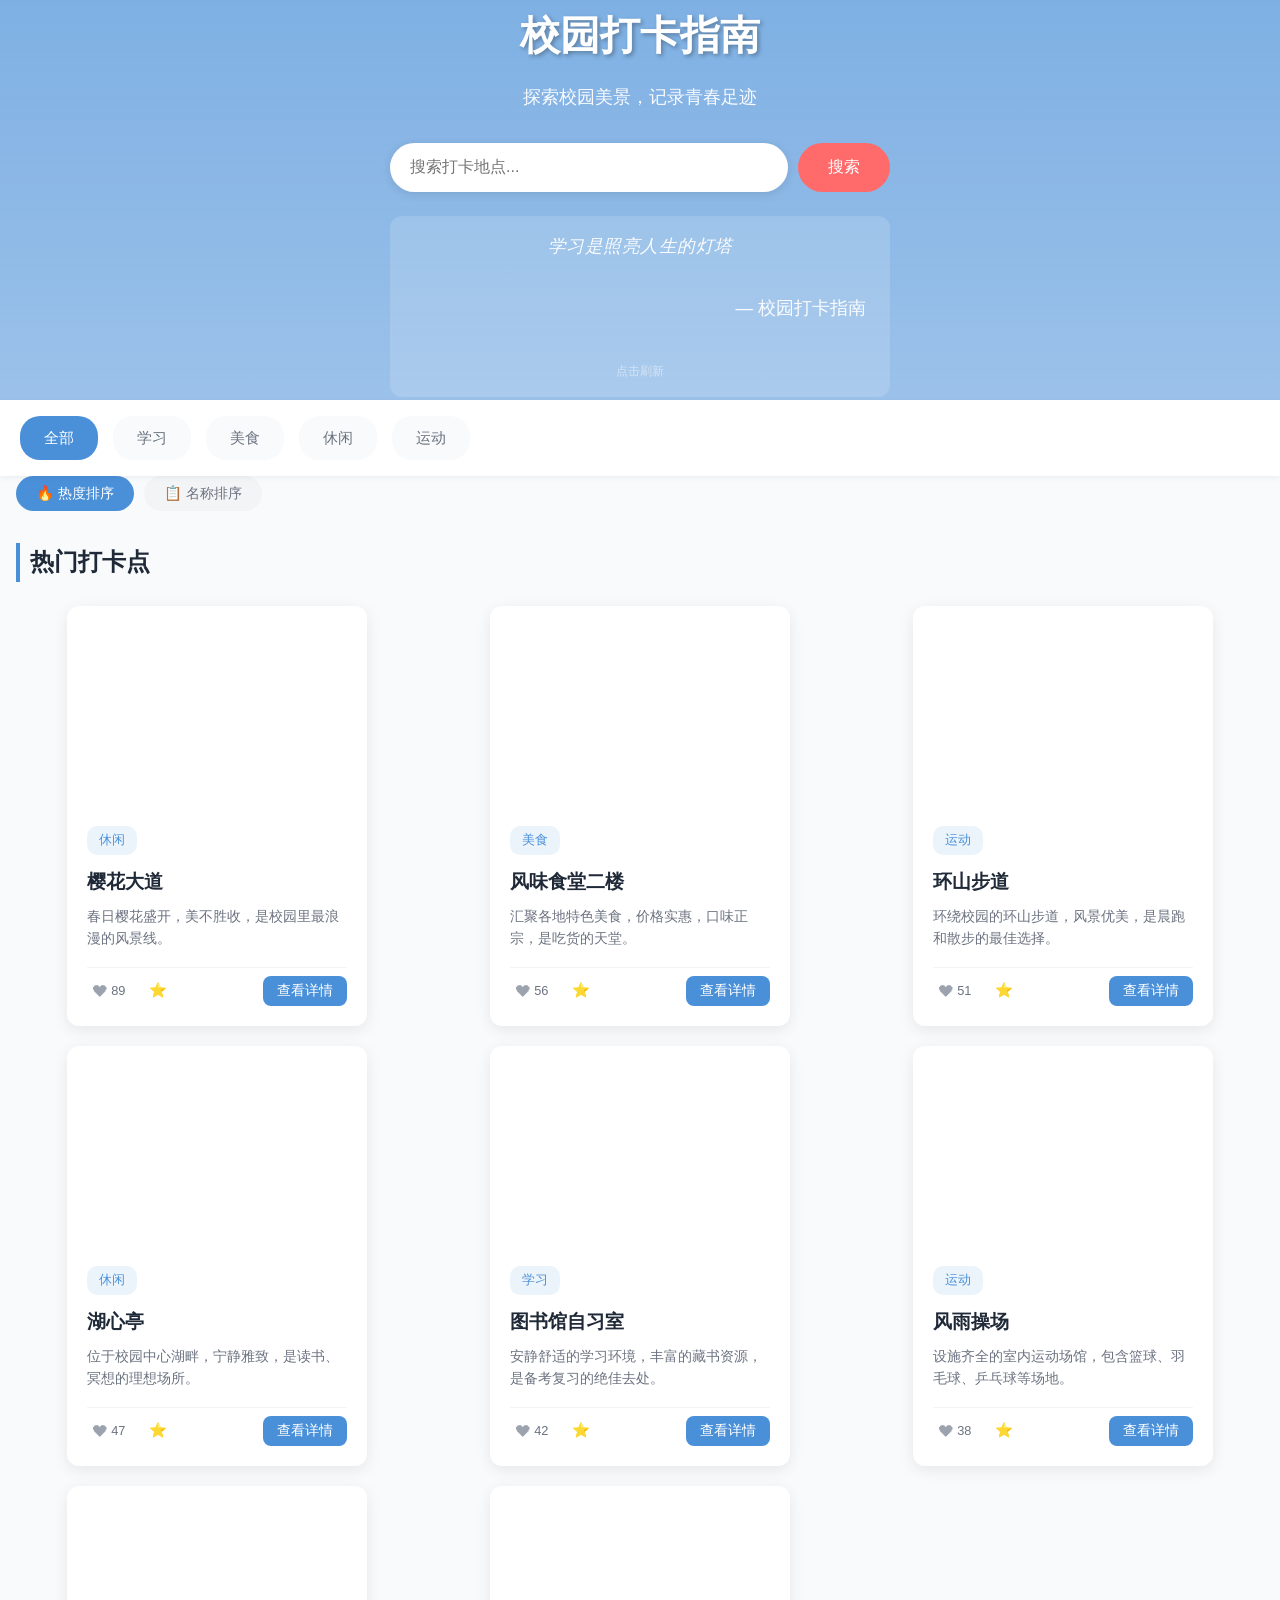
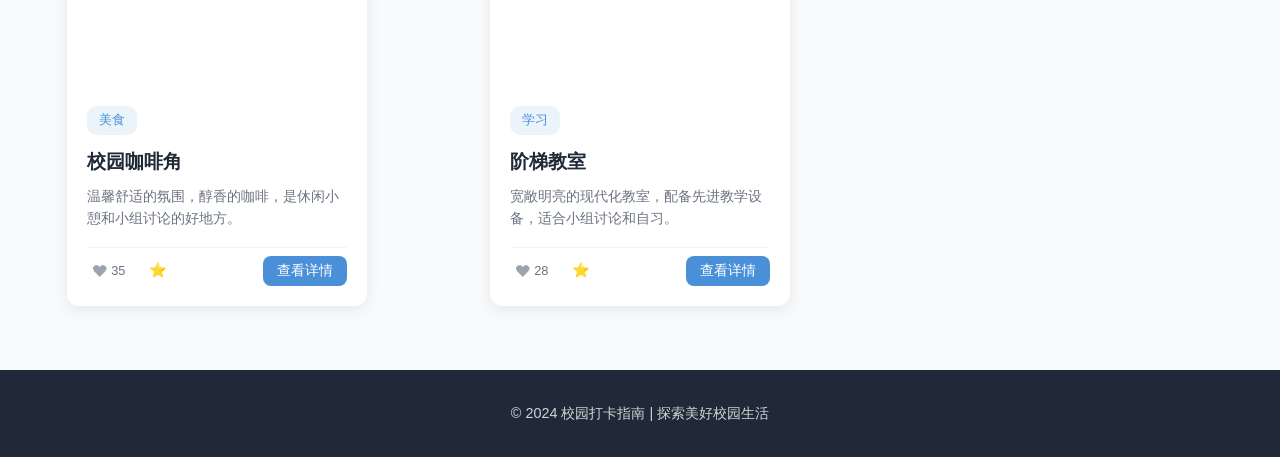
<file: index.html>
<!DOCTYPE html>
<html lang="zh-CN">
<head>
<meta charset="UTF-8">
<meta name="viewport" content="width=device-width,initial-scale=1.0">
<title>校园打卡指南</title>
<style>
*{margin:0;padding:0;box-sizing:border-box}
html{scroll-behavior:smooth}
body{font-family:'PingFang SC','Microsoft YaHei',sans-serif;background-color:#F8FAFC;color:#1F2937;line-height:1.6}
.reveal{opacity:0;transform:translateY(40px);transition:opacity 0.7s cubic-bezier(0.4,0,0.2,1),transform 0.7s cubic-bezier(0.4,0,0.2,1)}
.reveal.visible{opacity:1;transform:translateY(0)}
.reveal-delay-1{transition-delay:0.12s}
.reveal-delay-2{transition-delay:0.24s}
.reveal-delay-3{transition-delay:0.36s}
.hero{position:relative;height:400px;overflow:hidden;display:flex;flex-direction:column;align-items:center;justify-content:center;color:white;text-align:center}
.hero-bg{position:absolute;top:0;left:0;width:100%;height:120%;background:linear-gradient(rgba(74,144,217,0.7),rgba(74,144,217,0.5)),url('https://images.unsplash.com/photo-1541339907198-e08756dedf3f?w=1920&q=80');background-size:cover;background-position:center;will-change:transform;z-index:0}
.hero-content{position:relative;z-index:1;display:flex;flex-direction:column;align-items:center;width:100%;padding:0 1rem}
.hero h1{font-size:2.5rem;font-weight:600;margin-bottom:1rem;text-shadow:2px 2px 4px rgba(0,0,0,0.3)}
.hero p{font-size:1.1rem;margin-bottom:2rem;opacity:0.95}
.search-box{display:flex;gap:10px;width:90%;max-width:500px}
.search-box input{flex:1;padding:14px 20px;border:none;border-radius:25px;font-size:1rem;outline:none;box-shadow:0 2px 10px rgba(0,0,0,0.1)}
.search-box button{padding:14px 30px;background-color:#FF6B6B;color:white;border:none;border-radius:25px;font-size:1rem;cursor:pointer;transition:background-color 0.3s}
.search-box button:hover{background-color:#ee5253}
.daily-quote{margin-top:24px;max-width:500px;width:90%;background:rgba(255,255,255,0.15);border-radius:12px;padding:16px 24px;cursor:pointer;transition:background 0.3s;position:relative;min-height:60px;display:flex;flex-direction:column;align-items:center;justify-content:center;user-select:none}
.daily-quote:hover{background:rgba(255,255,255,0.22)}
@keyframes spin{from{transform:rotate(0deg)}to{transform:rotate(360deg)}}
.quote-loading{font-size:20px;display:flex;align-items:center;justify-content:center;padding:8px 0}
.quote-loading::before{content:'';display:block;width:20px;height:20px;border:2px solid rgba(255,255,255,0.4);border-top-color:#fff;border-radius:50%;animation:spin 0.8s linear infinite}
.quote-content{width:100%;text-align:center}
.quote-text{font-size:1rem;line-height:1.7;font-style:italic;color:#fff;margin-bottom:6px;letter-spacing:0.5px}
.quote-source{font-size:0.85rem;opacity:0.7;text-align:right;color:#fff}
.quote-refresh{font-size:0.75rem;opacity:0.5;text-align:center;cursor:pointer;margin-top:8px;color:#fff;transition:opacity 0.3s}
.daily-quote:hover .quote-refresh{opacity:0.8}
.category-nav{background-color:white;padding:1rem 0;box-shadow:0 2px 5px rgba(0,0,0,0.05);position:sticky;top:0;z-index:100;transition:box-shadow 0.4s ease,background-color 0.4s ease}
.category-nav.scrolled{box-shadow:0 4px 20px rgba(0,0,0,0.12);background-color:rgba(255,255,255,0.98)}
.category-container{display:flex;gap:15px;overflow-x:auto;padding:0 20px;scrollbar-width:none}
.category-container::-webkit-scrollbar{display:none}
.category-tag{flex-shrink:0;padding:10px 24px;background-color:#F8FAFC;color:#6B7280;border-radius:20px;cursor:pointer;transition:all 0.3s;font-size:0.95rem;user-select:none}
.category-tag.active,.category-tag:hover{background-color:#4A90D9;color:white}
.sort-bar{display:flex;gap:10px;padding:0 1rem 1rem;max-width:1400px;margin:0 auto}
.sort-btn{padding:8px 20px;background-color:#F3F4F6;color:#6B7280;border:none;border-radius:20px;cursor:pointer;font-size:0.9rem;transition:all 0.3s;user-select:none}
.sort-btn:hover{background-color:#E5E7EB}
.sort-btn.active{background-color:#4A90D9;color:white}
.recommendations{padding:1rem 1rem 2rem;max-width:1400px;margin:0 auto}
.recommendations h2{font-size:1.5rem;margin-bottom:1.5rem;padding-left:10px;border-left:4px solid #4A90D9}
.cards-container{display:grid;grid-template-columns:repeat(auto-fill,minmax(300px,1fr));gap:20px;justify-items:center}
.card{width:300px;height:420px;background-color:white;border-radius:12px;overflow:hidden;box-shadow:0 4px 15px rgba(0,0,0,0.08);position:relative;cursor:pointer;display:flex;flex-direction:column;opacity:0;transform:translateY(30px);transition:opacity 0.5s ease,transform 0.45s cubic-bezier(0.4,0,0.2,1),box-shadow 0.45s cubic-bezier(0.4,0,0.2,1),border-color 0.3s ease;will-change:transform,opacity;border:1px solid transparent}
.card:hover{transform:translateY(-12px) scale(1.02);box-shadow:0 24px 48px rgba(0,0,0,0.2);border-color:rgba(74,144,217,0.2)}
.card-image{width:100%;height:200px;background-size:cover;background-position:center;flex-shrink:0;position:relative;transition:transform 0.5s cubic-bezier(0.34,1.56,0.64,1)}
.card:hover .card-image{transform:scale(1.15)}
.card-image::after{content:'';position:absolute;top:0;left:0;right:0;bottom:0;background:linear-gradient(to top,rgba(0,0,0,0.55) 0%,rgba(0,0,0,0.1) 50%,rgba(74,144,217,0.2) 100%);opacity:0;transition:opacity 0.4s cubic-bezier(0.4,0,0.2,1);pointer-events:none}
.card:hover .card-image::after{opacity:1}
.card-content{padding:1.2rem;display:flex;flex-direction:column;flex:1}
.card:hover .card-content .card-category{background-color:rgba(74,144,217,0.18);color:#3d80c7}
.card:hover .card-content .card-title{color:#4A90D9}
.card-category{display:inline-block;padding:4px 12px;background-color:rgba(74,144,217,0.1);color:#4A90D9;border-radius:10px;font-size:0.8rem;margin-bottom:0.8rem;width:fit-content;transition:background-color 0.3s ease,color 0.3s ease}
.card-title{font-size:1.2rem;font-weight:600;margin-bottom:0.5rem;color:#1F2937;transition:color 0.3s ease}
.card-desc{font-size:0.9rem;color:#6B7280;line-height:1.5;margin-bottom:0.6rem;flex:1;overflow:hidden;display:-webkit-box;-webkit-line-clamp:2;-webkit-box-orient:vertical}
.card-actions{display:flex;align-items:center;justify-content:space-between;padding-top:0.5rem;border-top:1px solid #F3F4F6;margin-top:auto;transition:border-color 0.3s ease}
.card:hover .card-actions{border-top-color:#E5E7EB}
.card-actions .action-group{display:flex;gap:12px;align-items:center}
.action-btn{display:flex;align-items:center;gap:4px;background:none;border:none;cursor:pointer;font-size:0.9rem;color:#9CA3AF;transition:color 0.2s,transform 0.2s cubic-bezier(0.4,0,0.2,1);padding:4px 6px;border-radius:6px}
.action-btn:hover{transform:scale(1.1);background-color:#F9FAFB}
.action-btn.like-btn.liked{color:#EF4444}
.action-btn.fav-btn.favorited{color:#F59E0B}
.action-btn .like-count{font-size:0.8rem;color:#6B7280}
.card-detail-btn{padding:6px 14px;background-color:#4A90D9;color:white;border:none;border-radius:8px;cursor:pointer;font-size:0.85rem;transition:all 0.3s cubic-bezier(0.4,0,0.2,1);white-space:nowrap}
.card-detail-btn:hover{background-color:#3d80c7;transform:scale(1.06)}
.card:hover .card-detail-btn{background-color:#3d80c7;box-shadow:0 4px 12px rgba(74,144,217,0.35)}
.modal-overlay{position:fixed;top:0;left:0;width:100%;height:100%;background-color:rgba(0,0,0,0.6);z-index:1000;display:flex;justify-content:center;align-items:center;opacity:0;visibility:hidden;transition:opacity 0.35s cubic-bezier(0.4,0,0.2,1),visibility 0s 0.35s,backdrop-filter 0.35s ease}
.modal-overlay.visible{opacity:1;visibility:visible;transition:opacity 0.35s cubic-bezier(0.4,0,0.2,1),visibility 0s 0s,backdrop-filter 0.35s ease}
.modal-overlay.closing{opacity:0;visibility:visible;transition:opacity 0.25s ease-in,visibility 0s 0.25s}
.modal-panel{position:fixed;top:50%;left:50%;transform:translate(-50%,-50%) scale(0.85);background-color:white;border-radius:12px;width:90%;max-width:600px;max-height:85vh;overflow-y:auto;z-index:1001;box-shadow:0 20px 60px rgba(0,0,0,0.3);opacity:0;transition:opacity 0.35s cubic-bezier(0.4,0,0.2,1),transform 0.4s cubic-bezier(0.34,1.56,0.64,1)}
.modal-overlay.visible .modal-panel{opacity:1;transform:translate(-50%,-50%) scale(1)}
.modal-overlay.closing .modal-panel{opacity:0;transform:translate(-50%,-50%) scale(0.9);transition:opacity 0.25s ease-in,transform 0.25s ease-in}
.modal-panel .modal-image{width:100%;height:300px;background-size:cover;background-position:center;border-radius:12px 12px 0 0}
.modal-panel .modal-close{position:absolute;top:12px;right:16px;width:36px;height:36px;background:rgba(0,0,0,0.5);color:white;border:none;border-radius:50%;font-size:1.3rem;cursor:pointer;display:flex;align-items:center;justify-content:center;transition:background 0.2s cubic-bezier(0.4,0,0.2,1);z-index:2}
.modal-panel .modal-close:hover{background:rgba(0,0,0,0.7)}
.modal-panel .modal-body{padding:1.5rem}
.modal-panel .modal-category{display:inline-block;padding:4px 14px;background-color:rgba(74,144,217,0.1);color:#4A90D9;border-radius:10px;font-size:0.85rem;margin-bottom:0.8rem}
.modal-panel .modal-title{font-size:1.5rem;font-weight:600;margin-bottom:1rem;color:#1F2937}
.modal-panel .modal-detail-desc{font-size:0.95rem;color:#4B5563;line-height:1.8;margin-bottom:1.5rem}
.modal-panel .modal-actions{display:flex;gap:16px;padding-top:1rem;border-top:1px solid #F3F4F6}
.modal-panel .modal-actions .action-btn{font-size:1rem;padding:8px 16px;border:1px solid #E5E7EB;border-radius:8px;background-color:#F9FAFB}
.modal-panel .modal-actions .action-btn.liked{color:#EF4444;border-color:#FECACA;background-color:#FEF2F2}
.modal-panel .modal-actions .action-btn.favorited{color:#F59E0B;border-color:#FDE68A;background-color:#FFFBEB}
footer{background-color:#1F2937;color:rgba(255,255,255,0.8);text-align:center;padding:2rem;margin-top:2rem}
footer p{font-size:0.9rem}
@media(max-width:768px){
.hero h1{font-size:1.8rem}.hero p{font-size:1rem}
.cards-container{grid-template-columns:1fr;padding:0 10px}
.card{width:100%;max-width:340px;height:420px}
.modal-overlay{align-items:flex-end}
.modal-panel{width:100%;max-width:100%;height:90vh;max-height:90vh;border-radius:16px 16px 0 0;top:auto;bottom:0;left:0;transform:translateY(100%);opacity:1;transition:transform 0.3s cubic-bezier(0.4,0,0.2,1)}
.modal-overlay.visible .modal-panel{transform:translateY(0);opacity:1}
.modal-overlay.closing .modal-panel{transform:translateY(100%);transition:transform 0.25s ease-in}
.modal-panel .modal-image{border-radius:16px 16px 0 0;height:220px}
}
@media(max-width:480px){
.hero{height:320px}.hero h1{font-size:1.5rem}.hero p{font-size:0.9rem;margin-bottom:1.5rem}
.search-box{flex-direction:column;align-items:center}.search-box input,.search-box button{width:100%}
.daily-quote{padding:12px 16px;margin-top:18px}.quote-text{font-size:0.9rem}.quote-source{font-size:0.75rem}
.sort-bar{flex-direction:column;gap:8px}.sort-btn{width:100%;text-align:center}
.category-tag{padding:8px 16px;font-size:0.85rem}
.card{max-width:100%;height:auto;min-height:380px}.card-image{height:180px}
.modal-panel{height:92vh;max-height:92vh}.modal-panel .modal-image{height:180px}
.modal-panel .modal-title{font-size:1.25rem}.modal-panel .modal-detail-desc{font-size:0.9rem}
.modal-panel .modal-actions{flex-direction:column;gap:10px}
}
</style>
</head>
<body>
<section class="hero">
<div class="hero-bg"></div>
<div class="hero-content">
<h1>校园打卡指南</h1>
<p>探索校园美景，记录青春足迹</p>
<div class="search-box">
<input type="text" id="searchInput" placeholder="搜索打卡地点...">
<button id="searchBtn">搜索</button>
</div>
<div class="daily-quote" id="dailyQuote" title="点击刷新">
<div class="quote-loading" id="quoteLoading"></div>
<div class="quote-content" id="quoteContent" style="display:none;">
<p class="quote-text" id="quoteText"></p>
<p class="quote-source" id="quoteSource"></p>
</div>
<div class="quote-refresh" id="quoteRefresh">点击刷新</div>
</div>
</div>
</section>
<nav class="category-nav reveal">
<div class="category-container" id="categoryContainer">
<div class="category-tag active" data-category="all">全部</div>
<div class="category-tag" data-category="学习">学习</div>
<div class="category-tag" data-category="美食">美食</div>
<div class="category-tag" data-category="休闲">休闲</div>
<div class="category-tag" data-category="运动">运动</div>
</div>
</nav>
<div class="sort-bar reveal reveal-delay-1" id="sortBar">
<button class="sort-btn active" data-sort="likes">🔥 热度排序</button>
<button class="sort-btn" data-sort="name">📋 名称排序</button>
</div>
<section class="recommendations">
<h2 class="reveal">热门打卡点</h2>
<div class="cards-container" id="cardsContainer"></div>
</section>
<footer class="reveal"><p>&copy; 2024 校园打卡指南 | 探索美好校园生活</p></footer>
<div class="modal-overlay" id="modalOverlay">
<div class="modal-panel" id="modalPanel">
<button class="modal-close" id="modalClose">&times;</button>
<div class="modal-image" id="modalImage"></div>
<div class="modal-body">
<span class="modal-category" id="modalCategory"></span>
<h2 class="modal-title" id="modalTitle"></h2>
<p class="modal-detail-desc" id="modalDetailDesc"></p>
<div class="modal-actions" id="modalActions"></div>
</div>
</div>
</div>
<script>
var cardsData=[
{id:1,title:'图书馆自习室',desc:'安静舒适的学习环境，丰富的藏书资源，是备考复习的绝佳去处。',category:'学习',image:'https://images.unsplash.com/photo-1562774053-701939374585?w=600&q=80',detailDesc:'校园图书馆自习室拥有超过2000个座位，配备独立学习舱和小组讨论室。馆内藏书超过50万册，涵盖各学科领域。24小时开放区满足深夜学习需求，免费Wi-Fi覆盖全馆，是学霸们最爱的打卡圣地。每年期末季座无虚席，建议早8点前到馆占座。',initialLikes:42},
{id:2,title:'阶梯教室',desc:'宽敞明亮的现代化教室，配备先进教学设备，适合小组讨论和自习。',category:'学习',image:'https://images.unsplash.com/photo-1588196749597-9ff075ee6b5b?w=600&q=80',detailDesc:'阶梯教室可容纳300人同时上课，配备4K投影仪和智能黑板系统。教室采用弧形阶梯设计，保证每个座位都有良好视野。课后开放为自习空间，空调、充电插座一应俱全，是小组项目讨论的热门地点。位于教学楼A区3层，周一至周五18:00-22:00开放自习。',initialLikes:28},
{id:3,title:'风味食堂二楼',desc:'汇聚各地特色美食，价格实惠，口味正宗，是吃货的天堂。',category:'美食',image:'https://images.unsplash.com/photo-1414235077428-338989a2e8c0?w=600&q=80',detailDesc:'风味食堂二楼汇集了来自全国各地的特色美食窗口，从四川麻辣烫到广东煲仔饭，从兰州拉面到东北饺子，应有尽有。人均消费仅15-25元，支持校园卡和移动支付。推荐必试：二楼的招牌黄焖鸡米饭（18元）和手工酸辣粉（12元），每到饭点大排长龙，建议错峰就餐。营业时间：10:30-13:30，16:30-19:30。',initialLikes:56},
{id:4,title:'校园咖啡角',desc:'温馨舒适的氛围，醇香的咖啡，是休闲小憩和小组讨论的好地方。',category:'美食',image:'https://images.unsplash.com/photo-1501339847302-ac426a4a7cbb?w=600&q=80',detailDesc:'位于学生活动中心一楼的校园咖啡角，由学生创业团队运营。提供现磨咖啡、手工奶茶和精致甜点，价格亲民（美式15元、拿铁18元）。店内设有舒适的沙发区和高脚桌工作区，定期举办小型音乐会和读书分享会，是校园文艺青年的聚集地。免费Wi-Fi，支持手机充电，营业时间：9:00-22:00。',initialLikes:35},
{id:5,title:'樱花大道',desc:'春日樱花盛开，美不胜收，是校园里最浪漫的风景线。',category:'休闲',image:'https://images.unsplash.com/photo-1522383225653-ed111181a951?w=600&q=80',detailDesc:'每年3月下旬至4月上旬，长约500米的樱花大道两侧近百株樱花同时绽放，形成粉白色的花廊。学校每年举办樱花文化节，有汉服游园、摄影比赛等活动，吸引众多市民前来观赏。最佳观赏时间是清晨7-8点和黄昏5-6点，光线柔和，拍照效果最佳。位于校园南门至图书馆之间，步行约15分钟。',initialLikes:89},
{id:6,title:'湖心亭',desc:'位于校园中心湖畔，宁静雅致，是读书、冥想的理想场所。',category:'休闲',image:'https://images.unsplash.com/photo-1501785888041-af3ef285b470?w=600&q=80',detailDesc:'湖心亭建于上世纪80年代，是校园的标志性建筑之一。通过九曲桥与岸边相连，亭内设有石桌石凳。湖中养有锦鲤和天鹅，周围垂柳依依，景色四季各异。清晨常有学生在此晨读，傍晚则是情侣约会和好友聊天的浪漫之地。湖心亭夜间有景观灯照明，是拍摄校园夜景的最佳取景点。',initialLikes:47},
{id:7,title:'风雨操场',desc:'设施齐全的室内运动场馆，包含篮球、羽毛球、乒乓球等场地。',category:'运动',image:'https://images.unsplash.com/photo-1534438327276-14e5300c3a48?w=600&q=80',detailDesc:'风雨操场总面积达8000平方米，包含4个标准篮球场、12个羽毛球场和16张乒乓球桌。配备专业运动地板和LED照明系统，更衣室和淋浴间设施完善。凭学生证免费入场，周末和晚间时段人较多，建议错峰前往。周一至周五开放时间：6:00-22:00，周末：8:00-21:00。篮球场晚间需提前预约。',initialLikes:38},
{id:8,title:'环山步道',desc:'环绕校园的环山步道，风景优美，是晨跑和散步的最佳选择。',category:'运动',image:'https://images.unsplash.com/photo-1551632811-561732d1e306?w=600&q=80',detailDesc:'全长3.5公里的环山步道，柏油路面平整，坡度适中，沿途设有休息长椅和里程标识。步道穿越校园后山的小森林，空气清新，鸟语花香。沿途可俯瞰整个校园全景，是摄影爱好者的取景胜地。清晨6-8点是晨跑高峰，夜晚有柔和的路灯照明至23:00。全程步行约40分钟，跑步约20分钟，适合各年龄段锻炼。',initialLikes:51}
];
var currentCategory='all',currentSort='likes',currentSearch='',currentModalCardId=null;
function loadLikesData(){var a=localStorage.getItem('card_likes');if(a){try{return JSON.parse(a)}catch(e){return{}}}return{}}
function saveLikesData(a){localStorage.setItem('card_likes',JSON.stringify(a))}
function loadFavoritesData(){var a=localStorage.getItem('card_favorites');if(a){try{return JSON.parse(a)}catch(e){return[]}}return[]}
function saveFavoritesData(a){localStorage.setItem('card_favorites',JSON.stringify(a))}
function createCard(a){var b=loadLikesData(),c=loadFavoritesData(),d=document.createElement('div');d.className='card';d.dataset.id=a.id;var e=b[a.id]?b[a.id]:a.initialLikes,f=c.includes(a.id);d.innerHTML='<div class="card-image" style="background-image:url('+a.image+')"></div><div class="card-content"><span class="card-category">'+a.category+'</span><h3 class="card-title">'+a.title+'</h3><p class="card-desc">'+a.desc+'</p><div class="card-actions"><div class="action-group"><button class="action-btn like-btn'+(f?" liked":"")+'" data-id="'+a.id+'"><span>❤</span><span class="like-count">'+e+'</span></button><button class="action-btn fav-btn'+(f?" favorited":"")+'" data-id="'+a.id+'"><span>⭐</span></button></div><button class="card-detail-btn" data-id="'+a.id+'">查看详情</button></div></div>';return d}
function filterCards(){var a=cardsData.filter(function(b){return currentCategory==='all'||b.category===currentCategory}).filter(function(b){return currentSearch===''||b.title.toLowerCase().includes(currentSearch.toLowerCase())||b.desc.toLowerCase().includes(currentSearch.toLowerCase())});return a}
function sortCards(a){if(currentSort==='likes'){var b=loadLikesData();a.sort(function(c,d){var e=b[c.id]?b[c.id]:c.initialLikes,f=b[d.id]?b[d.id]:d.initialLikes;return f-e})}else a.sort(function(b,c){return b.title.localeCompare(c.title,'zh-CN')});return a}
function renderCards(){var a=filterCards();a=sortCards(a);var b=document.getElementById('cardsContainer');b.innerHTML='';var c=0;a.forEach(function(d){setTimeout(function(){var e=createCard(d);b.appendChild(e);requestAnimationFrame(function(){e.style.opacity='1';e.style.transform='translateY(0)'})},c*100);c++})}
function openModal(a){var b=cardsData.find(function(c){return c.id===a});if(!b)return;currentModalCardId=a;var c=document.getElementById('modalOverlay'),d=document.getElementById('modalImage'),e=document.getElementById('modalCategory'),f=document.getElementById('modalTitle'),g=document.getElementById('modalDetailDesc'),h=document.getElementById('modalActions');d.style.backgroundImage='url('+b.image+')';e.textContent=b.category;f.textContent=b.title;g.textContent=b.detailDesc;var i=loadLikesData(),j=i[a]?i[a]:b.initialLikes,k=loadFavoritesData(),l=k.includes(a);h.innerHTML='<button class="action-btn like-btn'+(l?" liked":"")+'" data-id="'+a+'"><span>❤</span><span>'+j+'</span></button><button class="action-btn fav-btn'+(l?" favorited":"")+'" data-id="'+a+'"><span>⭐</span><span>收藏</span></button>';c.classList.add('visible');c.classList.remove('closing');document.body.style.overflow='hidden'}
function closeModal(){var a=document.getElementById('modalOverlay');a.classList.remove('visible');a.classList.add('closing');document.body.style.overflow='auto';currentModalCardId=null}
function handleLike(a){var b=loadLikesData(),c=loadFavoritesData();if(c.includes(a)){b[a]=b[a]?b[a]-1:cardsData.find(function(d){return d.id===a}).initialLikes-1}else{b[a]=b[a]?b[a]+1:cardsData.find(function(d){return d.id===a}).initialLikes+1}saveLikesData(b);var d=document.querySelectorAll('[data-id="'+a+'"]');d.forEach(function(e){var f=e.querySelector('.like-count');if(f)f.textContent=b[a]})}
function handleFavorite(a){var b=loadFavoritesData();if(b.includes(a)){b=b.filter(function(c){return c!==a})}else{b.push(a)}saveFavoritesData(b);var c=document.querySelectorAll('[data-id="'+a+'"]');c.forEach(function(d){d.classList.toggle('favorited')});handleLike(a)}
function fetchDailyQuote(){var a='https://api.quotable.io/quotes/random?limit=1&tags=inspirational';fetch(a).then(function(b){return b.json()}).then(function(b){var c=document.getElementById('quoteLoading'),d=document.getElementById('quoteContent'),e=document.getElementById('quoteText'),f=document.getElementById('quoteSource');c.style.display='none';d.style.display='block';e.textContent=b[0].content;f.textContent='— '+b[0].author}).catch(function(){document.getElementById('quoteLoading').style.display='none';document.getElementById('quoteContent').style.display='block';document.getElementById('quoteText').textContent='学习是照亮人生的灯塔';document.getElementById('quoteSource').textContent='— 校园打卡指南'})}
document.addEventListener('DOMContentLoaded',function(){renderCards();fetchDailyQuote();document.getElementById('searchInput').addEventListener('input',function(a){currentSearch=a.target.value;renderCards()});document.getElementById('searchBtn').addEventListener('click',function(){renderCards()});document.getElementById('searchInput').addEventListener('keyup',function(a){a.key==='Enter'&&renderCards()});document.getElementById('categoryContainer').addEventListener('click',function(a){var b=a.target.closest('.category-tag');if(b){document.querySelectorAll('.category-tag').forEach(function(c){c.classList.remove('active')});b.classList.add('active');currentCategory=b.dataset.category;renderCards()}});document.getElementById('sortBar').addEventListener('click',function(a){var b=a.target.closest('.sort-btn');if(b){document.querySelectorAll('.sort-btn').forEach(function(c){c.classList.remove('active')});b.classList.add('active');currentSort=b.dataset.sort;renderCards()}});document.getElementById('cardsContainer').addEventListener('click',function(a){var b=a.target.closest('.card-detail-btn');if(b){var c=parseInt(b.dataset.id);openModal(c)}var d=a.target.closest('.like-btn');if(d){a.stopPropagation();var e=parseInt(d.dataset.id);handleLike(e);d.classList.toggle('liked')}var f=a.target.closest('.fav-btn');if(f){a.stopPropagation();var g=parseInt(f.dataset.id);handleFavorite(g)}});document.getElementById('modalClose').addEventListener('click',closeModal);document.getElementById('modalOverlay').addEventListener('click',function(a){a.target===document.getElementById('modalOverlay')&&closeModal()});document.getElementById('modalActions').addEventListener('click',function(a){var b=a.target.closest('.like-btn');if(b){var c=parseInt(b.dataset.id);handleLike(c);b.classList.toggle('liked')}var d=a.target.closest('.fav-btn');if(d){var e=parseInt(d.dataset.id);handleFavorite(e);d.classList.toggle('favorited')}});document.getElementById('dailyQuote').addEventListener('click',fetchDailyQuote);document.addEventListener('keyup',function(a){a.key==='Escape'&&document.getElementById('modalOverlay').classList.contains('visible')&&closeModal()})
// --- 滚动动效 ---
var scrollObserver=new IntersectionObserver(function(e){e.forEach(function(n){if(n.isIntersecting){n.target.classList.add('visible')}})},{threshold:0.15});document.querySelectorAll('.reveal').forEach(function(e){scrollObserver.observe(e)})
var lastScroll=0;window.addEventListener('scroll',function(){var s=window.scrollY,nav=document.querySelector('.category-nav'),bg=document.querySelector('.hero-bg'),heroH=document.querySelector('.hero').offsetHeight;if(s>50){nav.classList.add('scrolled')}else{nav.classList.remove('scrolled')};if(bg&&s<=heroH){bg.style.transform='translateY('+(s*0.3)+'px)'}})
});
</script>
</body>
</html>
</file>
